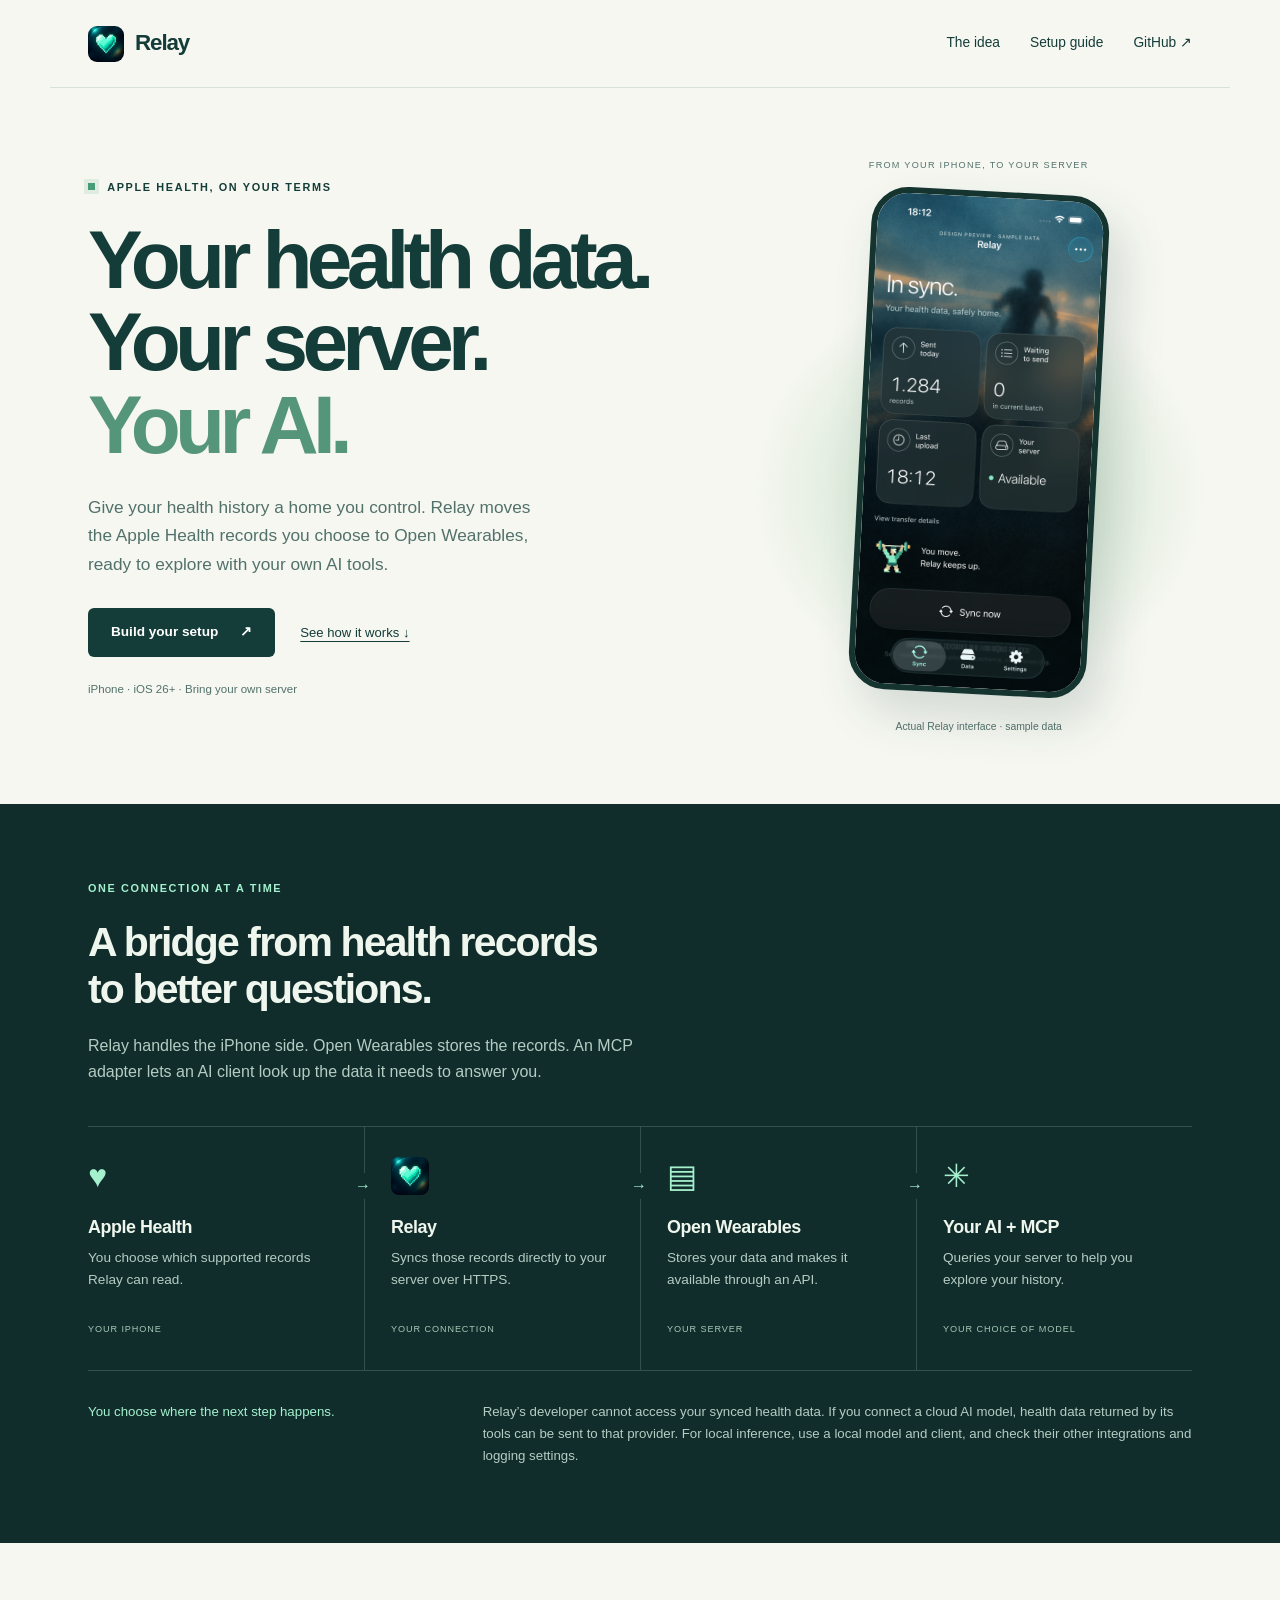
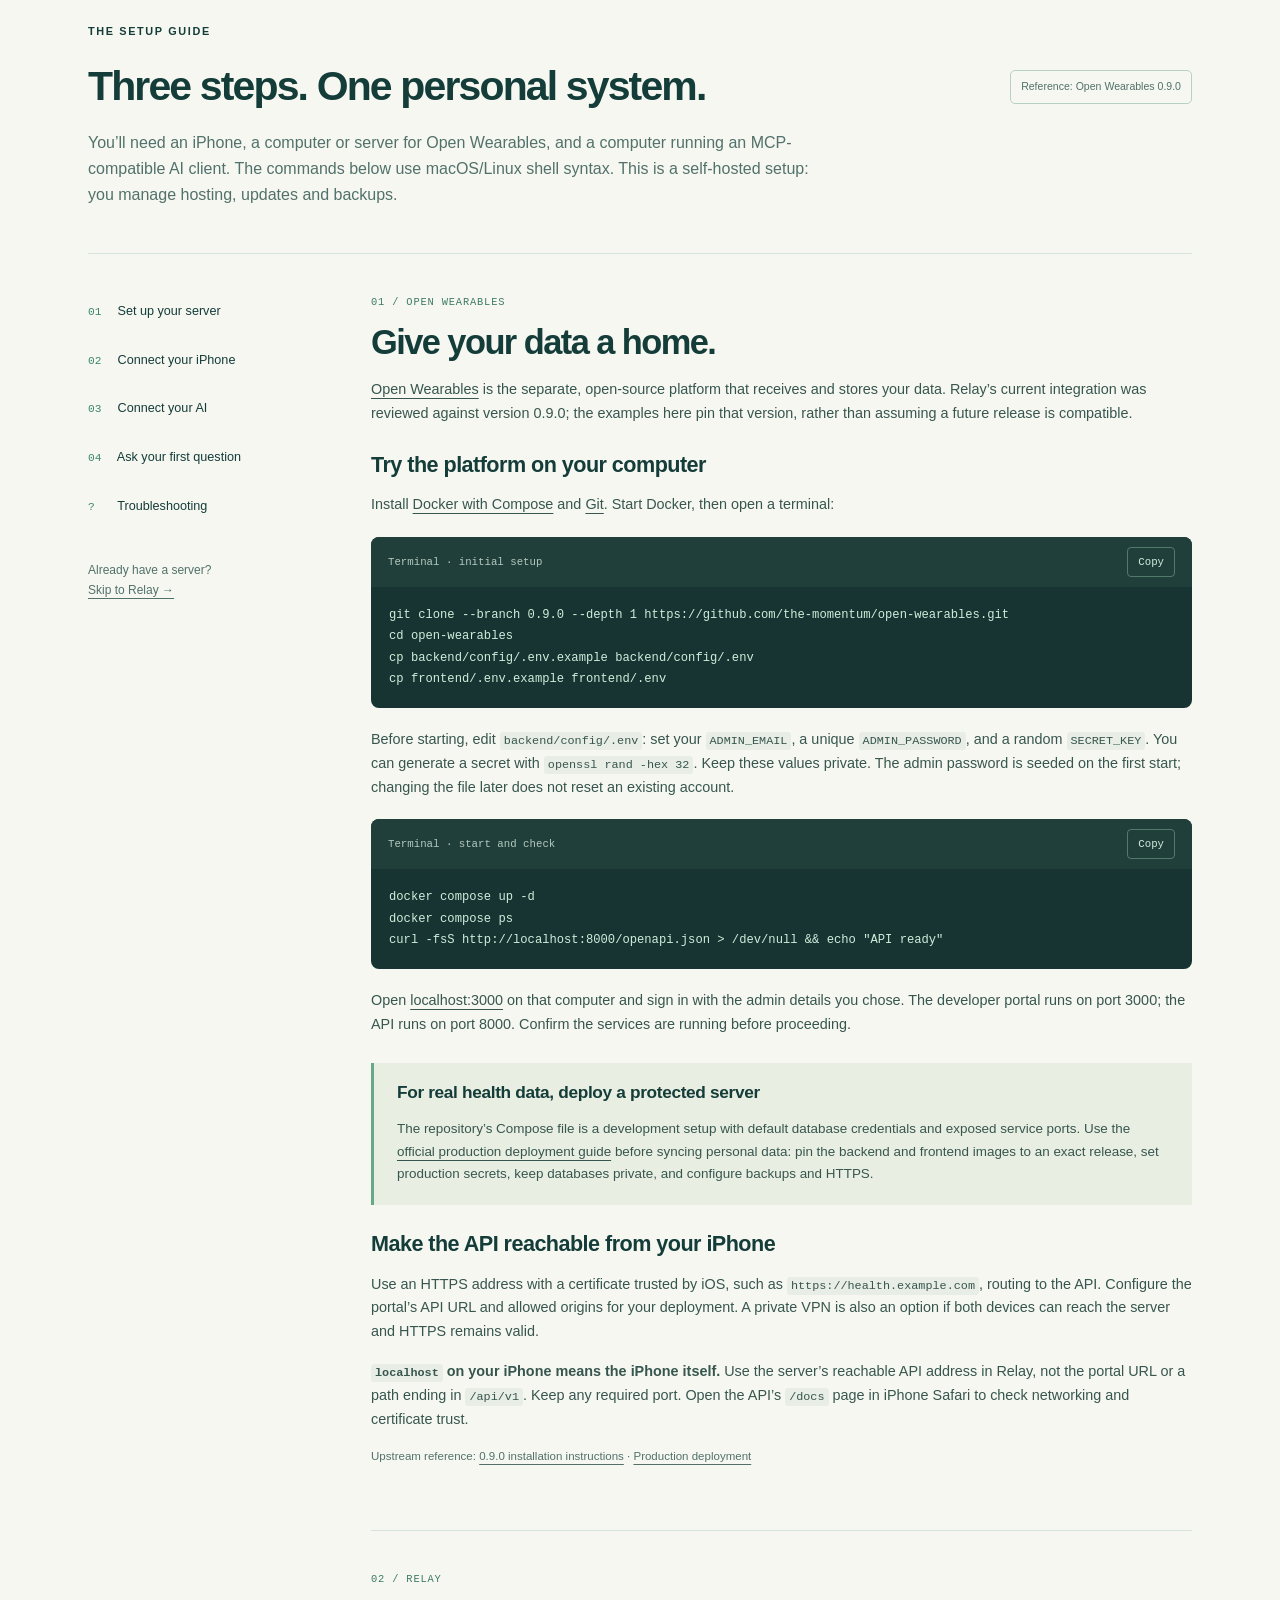
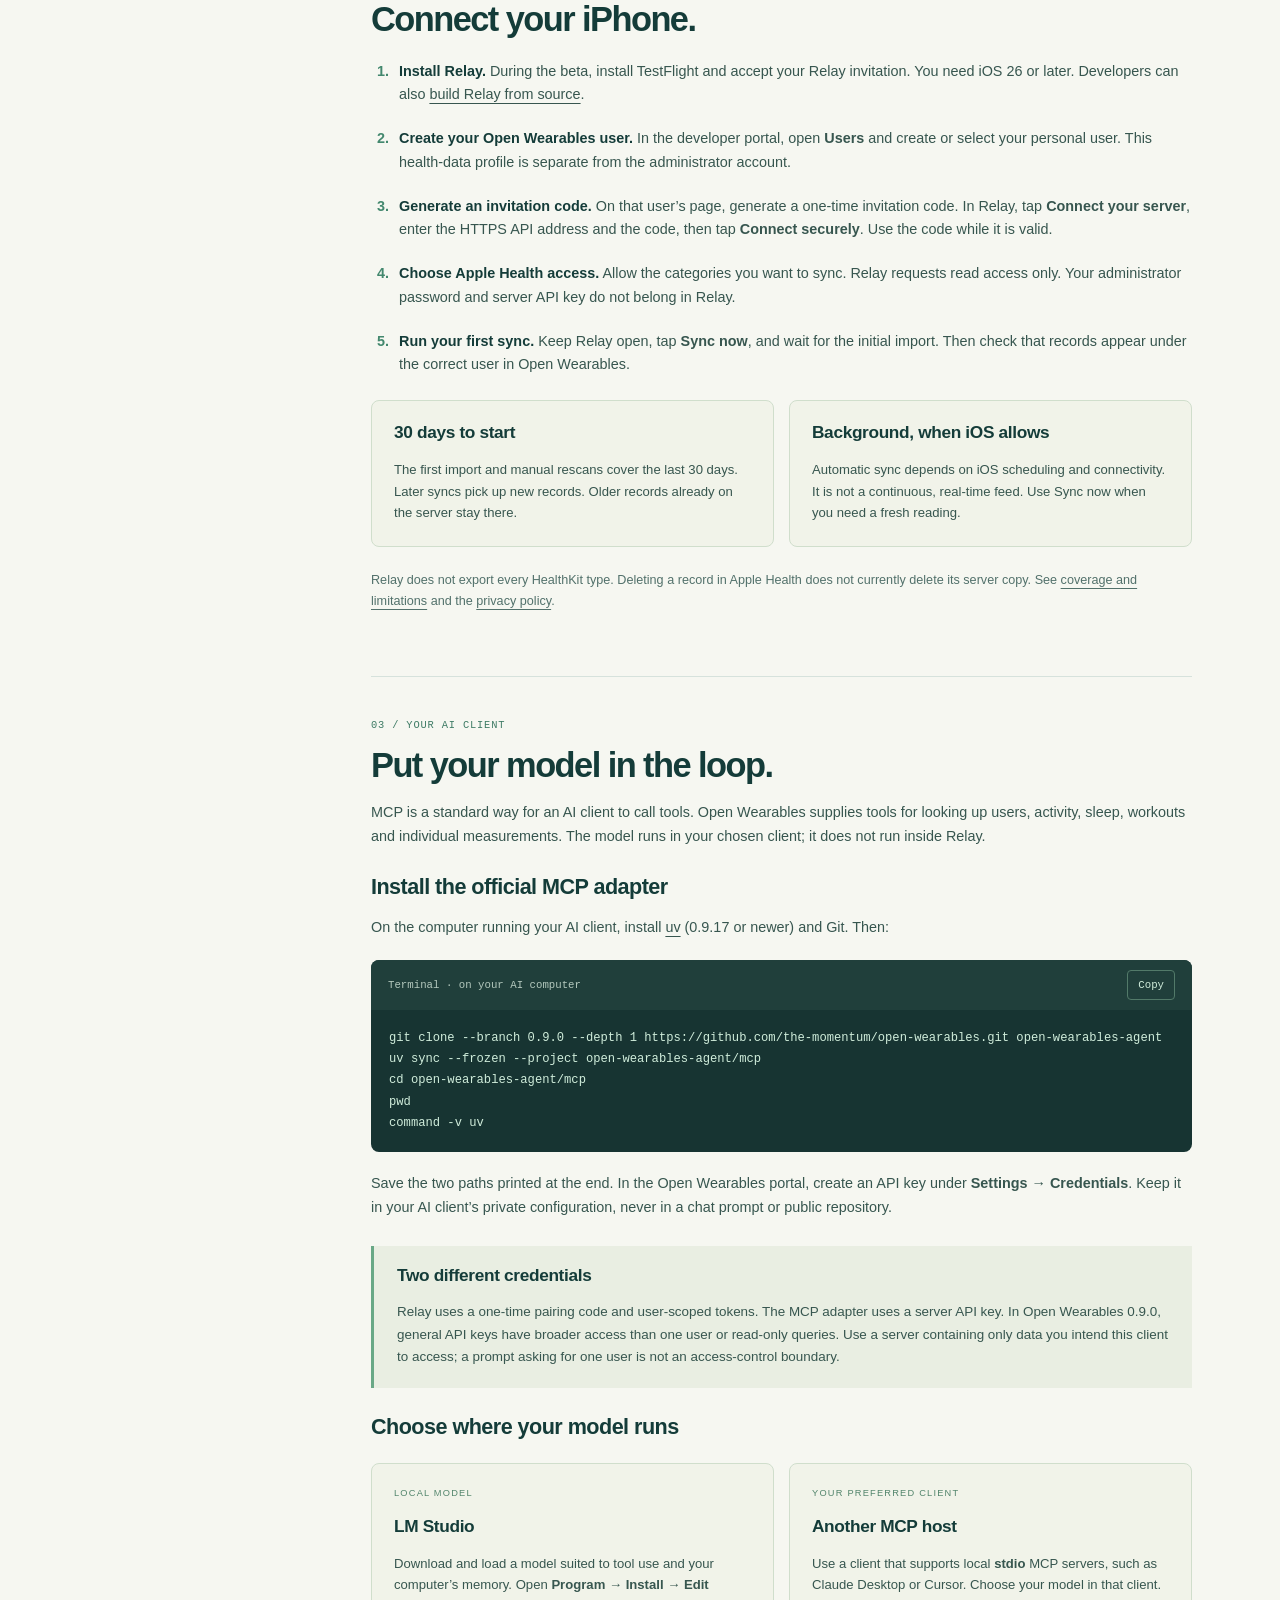
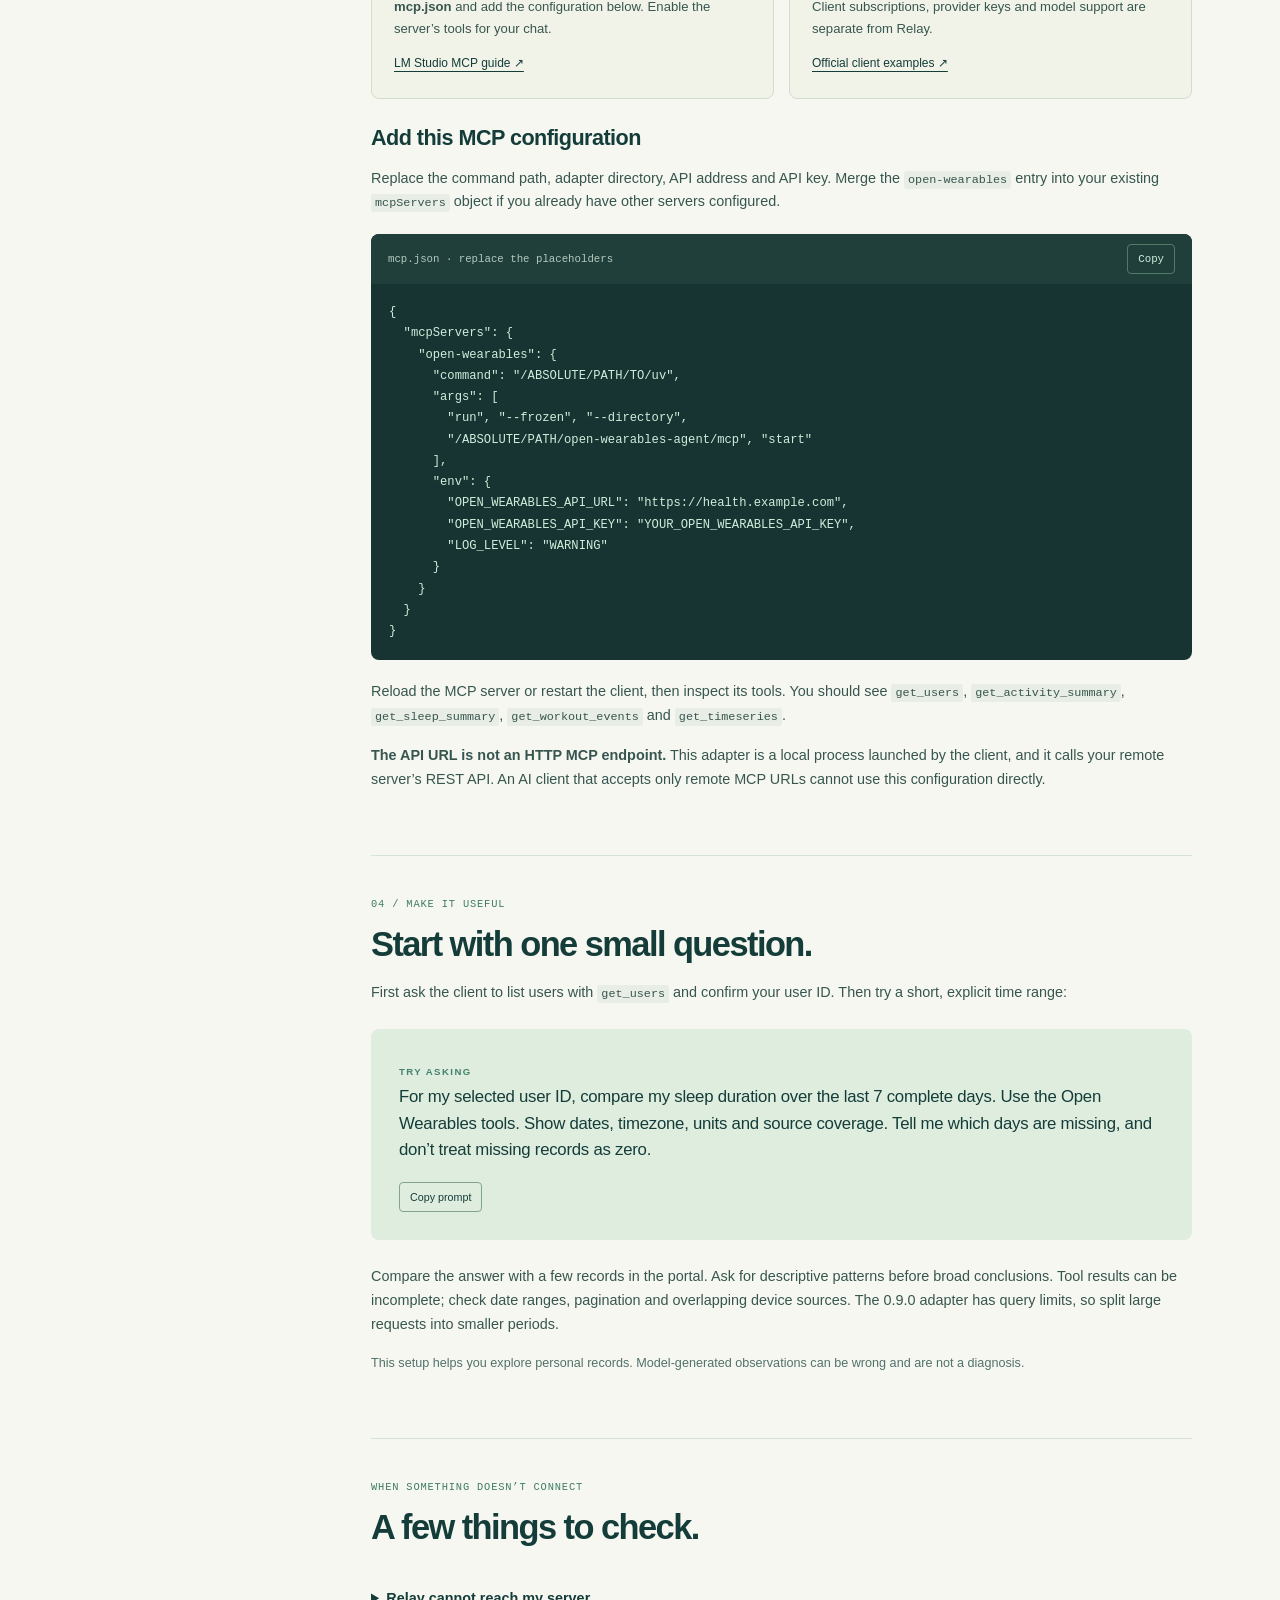
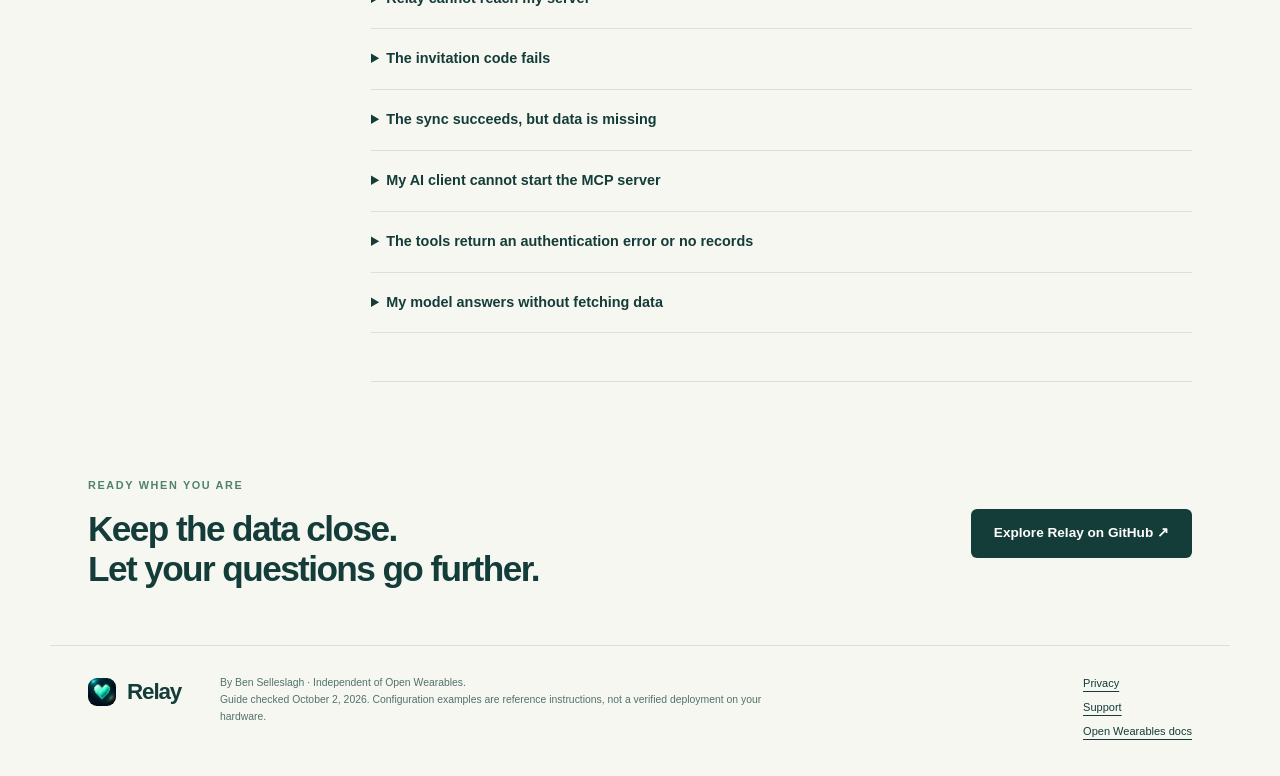
<file: index.html>
<!doctype html>
<html lang="en">
<head>
  <meta charset="utf-8">
  <meta name="viewport" content="width=device-width, initial-scale=1">
  <meta name="description" content="Connect Apple Health to your own Open Wearables server with Relay, then explore your data using an AI model you choose. A practical setup guide.">
  <meta name="theme-color" content="#102d2c">
  <title>Relay — Your health data. Your server. Your AI.</title>
  <link rel="icon" href="assets/icon.png">
  <link rel="stylesheet" href="styles.css">
  <script src="guide.js" defer></script>
</head>
<body>
<a class="skip" href="#main">Skip to content</a>
<header class="site-header"><a class="brand" href="#"><img src="assets/icon.png" width="36" height="36" alt=""><span>Relay</span></a><nav aria-label="Main navigation"><a href="#how-it-works">The idea</a><a href="#setup">Setup guide</a><a href="https://github.com/bselleslagh/relay">GitHub <span aria-hidden="true">↗</span></a></nav></header>
<main id="main">
<section class="hero wrap">
  <div class="hero-copy"><p class="eyebrow"><span class="status-dot"></span> APPLE HEALTH, ON YOUR TERMS</p><h1>Your health data.<br>Your server.<br><span>Your AI.</span></h1><p class="intro">Give your health history a home you control. Relay moves the Apple Health records you choose to Open Wearables, ready to explore with your own AI tools.</p><div class="actions"><a class="button primary" href="#setup">Build your setup <span aria-hidden="true">↗</span></a><a class="text-link" href="#how-it-works">See how it works ↓</a></div><p class="fine">iPhone · iOS 26+ · Bring your own server</p></div>
  <figure class="phone-figure"><div class="orbit-label">FROM YOUR IPHONE, TO YOUR SERVER</div><img class="phone" src="assets/relay-sync.png" width="506" height="1100" alt="Relay’s Sync screen, showing transfer status, server availability and a pixel athlete. Demo data."><figcaption>Actual Relay interface · sample data</figcaption></figure>
</section>
<section id="how-it-works" class="flow-section"><div class="wrap"><p class="eyebrow">ONE CONNECTION AT A TIME</p><h2>A bridge from health records<br>to better questions.</h2><p class="section-intro">Relay handles the iPhone side. Open Wearables stores the records. An MCP adapter lets an AI client look up the data it needs to answer you.</p>
<ol class="flow"><li><span class="flow-icon" aria-hidden="true">♥</span><h3>Apple Health</h3><p>You choose which supported records Relay can read.</p><span class="flow-caption">YOUR IPHONE</span></li><li><img class="flow-icon" src="assets/icon.png" width="38" height="38" alt=""><h3>Relay</h3><p>Syncs those records directly to your server over HTTPS.</p><span class="flow-caption">YOUR CONNECTION</span></li><li><span class="flow-icon" aria-hidden="true">▤</span><h3>Open Wearables</h3><p>Stores your data and makes it available through an API.</p><span class="flow-caption">YOUR SERVER</span></li><li><span class="flow-icon" aria-hidden="true">✳</span><h3>Your AI + MCP</h3><p>Queries your server to help you explore your history.</p><span class="flow-caption">YOUR CHOICE OF MODEL</span></li></ol>
<div class="privacy-note"><strong>You choose where the next step happens.</strong><p>Relay’s developer cannot access your synced health data. If you connect a cloud AI model, health data returned by its tools can be sent to that provider. For local inference, use a local model and client, and check their other integrations and logging settings.</p></div>
</div></section>
<section id="setup" class="wrap setup"><div class="section-heading"><div><p class="eyebrow">THE SETUP GUIDE</p><h2>Three steps. One personal system.</h2></div><span class="version-tag">Reference: Open Wearables 0.9.0</span></div><p class="section-intro">You’ll need an iPhone, a computer or server for Open Wearables, and a computer running an MCP-compatible AI client. The commands below use macOS/Linux shell syntax. This is a self-hosted setup: you manage hosting, updates and backups.</p>
<div class="guide-layout"><aside class="guide-nav"><nav aria-label="Setup steps"><a href="#server"><span>01</span> Set up your server</a><a href="#relay"><span>02</span> Connect your iPhone</a><a href="#ai"><span>03</span> Connect your AI</a><a href="#first-question"><span>04</span> Ask your first question</a><a href="#troubleshooting"><span>?</span> Troubleshooting</a></nav><p>Already have a server?<br><a href="#relay">Skip to Relay →</a></p></aside>
<div class="guide-content">
<article id="server" class="step"><div class="step-label">01 / OPEN WEARABLES</div><h2>Give your data a home.</h2><p><a href="https://github.com/the-momentum/open-wearables">Open Wearables</a> is the separate, open-source platform that receives and stores your data. Relay’s current integration was reviewed against version 0.9.0; the examples here pin that version, rather than assuming a future release is compatible.</p>
<h3>Try the platform on your computer</h3><p>Install <a href="https://docs.docker.com/get-started/get-docker/">Docker with Compose</a> and <a href="https://git-scm.com/downloads">Git</a>. Start Docker, then open a terminal:</p>
<div class="code-block"><div class="code-title"><span>Terminal · initial setup</span><button type="button" data-copy="server-install">Copy</button></div><pre><code id="server-install">git clone --branch 0.9.0 --depth 1 https://github.com/the-momentum/open-wearables.git
cd open-wearables
cp backend/config/.env.example backend/config/.env
cp frontend/.env.example frontend/.env</code></pre></div>
<p>Before starting, edit <code>backend/config/.env</code>: set your <code>ADMIN_EMAIL</code>, a unique <code>ADMIN_PASSWORD</code>, and a random <code>SECRET_KEY</code>. You can generate a secret with <code>openssl rand -hex 32</code>. Keep these values private. The admin password is seeded on the first start; changing the file later does not reset an existing account.</p>
<div class="code-block"><div class="code-title"><span>Terminal · start and check</span><button type="button" data-copy="server-start">Copy</button></div><pre><code id="server-start">docker compose up -d
docker compose ps
curl -fsS http://localhost:8000/openapi.json > /dev/null && echo "API ready"</code></pre></div>
<p>Open <a href="http://localhost:3000">localhost:3000</a> on that computer and sign in with the admin details you chose. The developer portal runs on port 3000; the API runs on port 8000. Confirm the services are running before proceeding.</p>
<aside class="callout"><h4>For real health data, deploy a protected server</h4><p>The repository’s Compose file is a development setup with default database credentials and exposed service ports. Use the <a href="https://openwearables.io/docs/deployment/docker">official production deployment guide</a> before syncing personal data: pin the backend and frontend images to an exact release, set production secrets, keep databases private, and configure backups and HTTPS.</p></aside>
<h3>Make the API reachable from your iPhone</h3><p>Use an HTTPS address with a certificate trusted by iOS, such as <code>https://health.example.com</code>, routing to the API. Configure the portal’s API URL and allowed origins for your deployment. A private VPN is also an option if both devices can reach the server and HTTPS remains valid.</p><p><strong><code>localhost</code> on your iPhone means the iPhone itself.</strong> Use the server’s reachable API address in Relay, not the portal URL or a path ending in <code>/api/v1</code>. Keep any required port. Open the API’s <code>/docs</code> page in iPhone Safari to check networking and certificate trust.</p>
<p class="source">Upstream reference: <a href="https://github.com/the-momentum/open-wearables/blob/0.9.0/README.md#getting-started">0.9.0 installation instructions</a> · <a href="https://openwearables.io/docs/deployment/docker">Production deployment</a></p>
</article>
<article id="relay" class="step"><div class="step-label">02 / RELAY</div><h2>Connect your iPhone.</h2><ol class="numbered"><li><strong>Install Relay.</strong> During the beta, install TestFlight and accept your Relay invitation. You need iOS 26 or later. Developers can also <a href="https://github.com/bselleslagh/relay#get-started">build Relay from source</a>.</li><li><strong>Create your Open Wearables user.</strong> In the developer portal, open <b>Users</b> and create or select your personal user. This health-data profile is separate from the administrator account.</li><li><strong>Generate an invitation code.</strong> On that user’s page, generate a one-time invitation code. In Relay, tap <b>Connect your server</b>, enter the HTTPS API address and the code, then tap <b>Connect securely</b>. Use the code while it is valid.</li><li><strong>Choose Apple Health access.</strong> Allow the categories you want to sync. Relay requests read access only. Your administrator password and server API key do not belong in Relay.</li><li><strong>Run your first sync.</strong> Keep Relay open, tap <b>Sync now</b>, and wait for the initial import. Then check that records appear under the correct user in Open Wearables.</li></ol>
<div class="two-up"><div class="small-card"><h4>30 days to start</h4><p>The first import and manual rescans cover the last 30 days. Later syncs pick up new records. Older records already on the server stay there.</p></div><div class="small-card"><h4>Background, when iOS allows</h4><p>Automatic sync depends on iOS scheduling and connectivity. It is not a continuous, real-time feed. Use Sync now when you need a fresh reading.</p></div></div>
<p class="quiet">Relay does not export every HealthKit type. Deleting a record in Apple Health does not currently delete its server copy. See <a href="https://github.com/bselleslagh/relay/blob/main/docs/COVERAGE.md">coverage and limitations</a> and the <a href="privacy.html">privacy policy</a>.</p>
</article>
<article id="ai" class="step"><div class="step-label">03 / YOUR AI CLIENT</div><h2>Put your model in the loop.</h2><p>MCP is a standard way for an AI client to call tools. Open Wearables supplies tools for looking up users, activity, sleep, workouts and individual measurements. The model runs in your chosen client; it does not run inside Relay.</p>
<h3>Install the official MCP adapter</h3><p>On the computer running your AI client, install <a href="https://docs.astral.sh/uv/getting-started/installation/">uv</a> (0.9.17 or newer) and Git. Then:</p>
<div class="code-block"><div class="code-title"><span>Terminal · on your AI computer</span><button type="button" data-copy="mcp-install">Copy</button></div><pre><code id="mcp-install">git clone --branch 0.9.0 --depth 1 https://github.com/the-momentum/open-wearables.git open-wearables-agent
uv sync --frozen --project open-wearables-agent/mcp
cd open-wearables-agent/mcp
pwd
command -v uv</code></pre></div>
<p>Save the two paths printed at the end. In the Open Wearables portal, create an API key under <b>Settings → Credentials</b>. Keep it in your AI client’s private configuration, never in a chat prompt or public repository.</p>
<aside class="callout"><h4>Two different credentials</h4><p>Relay uses a one-time pairing code and user-scoped tokens. The MCP adapter uses a server API key. In Open Wearables 0.9.0, general API keys have broader access than one user or read-only queries. Use a server containing only data you intend this client to access; a prompt asking for one user is not an access-control boundary.</p></aside>
<h3>Choose where your model runs</h3><div class="two-up"><div class="small-card"><span class="pill">LOCAL MODEL</span><h4>LM Studio</h4><p>Download and load a model suited to tool use and your computer’s memory. Open <b>Program → Install → Edit mcp.json</b> and add the configuration below. Enable the server’s tools for your chat.</p><a href="https://lmstudio.ai/docs/app/mcp">LM Studio MCP guide ↗</a></div><div class="small-card"><span class="pill">YOUR PREFERRED CLIENT</span><h4>Another MCP host</h4><p>Use a client that supports local <b>stdio</b> MCP servers, such as Claude Desktop or Cursor. Choose your model in that client. Client subscriptions, provider keys and model support are separate from Relay.</p><a href="https://github.com/the-momentum/open-wearables/blob/0.9.0/mcp/README.md">Official client examples ↗</a></div></div>
<h3>Add this MCP configuration</h3><p>Replace the command path, adapter directory, API address and API key. Merge the <code>open-wearables</code> entry into your existing <code>mcpServers</code> object if you already have other servers configured.</p>
<div class="code-block"><div class="code-title"><span>mcp.json · replace the placeholders</span><button type="button" data-copy="mcp-json">Copy</button></div><pre><code id="mcp-json">{
  "mcpServers": {
    "open-wearables": {
      "command": "/ABSOLUTE/PATH/TO/uv",
      "args": [
        "run", "--frozen", "--directory",
        "/ABSOLUTE/PATH/open-wearables-agent/mcp", "start"
      ],
      "env": {
        "OPEN_WEARABLES_API_URL": "https://health.example.com",
        "OPEN_WEARABLES_API_KEY": "YOUR_OPEN_WEARABLES_API_KEY",
        "LOG_LEVEL": "WARNING"
      }
    }
  }
}</code></pre></div>
<p>Reload the MCP server or restart the client, then inspect its tools. You should see <code>get_users</code>, <code>get_activity_summary</code>, <code>get_sleep_summary</code>, <code>get_workout_events</code> and <code>get_timeseries</code>.</p><p><strong>The API URL is not an HTTP MCP endpoint.</strong> This adapter is a local process launched by the client, and it calls your remote server’s REST API. An AI client that accepts only remote MCP URLs cannot use this configuration directly.</p>
</article>
<article id="first-question" class="step"><div class="step-label">04 / MAKE IT USEFUL</div><h2>Start with one small question.</h2><p>First ask the client to list users with <code>get_users</code> and confirm your user ID. Then try a short, explicit time range:</p><div class="prompt-card"><span class="eyebrow">TRY ASKING</span><blockquote id="sample-prompt">For my selected user ID, compare my sleep duration over the last 7 complete days. Use the Open Wearables tools. Show dates, timezone, units and source coverage. Tell me which days are missing, and don’t treat missing records as zero.</blockquote><button type="button" data-copy="sample-prompt">Copy prompt</button></div>
<p>Compare the answer with a few records in the portal. Ask for descriptive patterns before broad conclusions. Tool results can be incomplete; check date ranges, pagination and overlapping device sources. The 0.9.0 adapter has query limits, so split large requests into smaller periods.</p><p class="quiet">This setup helps you explore personal records. Model-generated observations can be wrong and are not a diagnosis.</p>
</article>
<article id="troubleshooting" class="step"><div class="step-label">WHEN SOMETHING DOESN’T CONNECT</div><h2>A few things to check.</h2>
<details><summary>Relay cannot reach my server</summary><p>Check the API address in iPhone Safari, HTTPS certificate trust, VPN connectivity and the reverse proxy. A portal on port 3000 is not the API on port 8000. Do not use your computer’s localhost address on the phone.</p></details>
<details><summary>The invitation code fails</summary><p>Generate a fresh code for the intended user. Codes are single-use and expire. Enter the invitation code in Relay, not an administrator password or MCP API key.</p></details>
<details><summary>The sync succeeds, but data is missing</summary><p>Check the correct user, supported data types, Health permissions and the 30-day import window. iOS does not tell Relay which read permissions you denied. After changing access in Health, use Relay’s Settings → History → Rescan last 30 days.</p></details>
<details><summary>My AI client cannot start the MCP server</summary><p>Use absolute paths for uv and the MCP directory. Check that uv is installed for the same OS/user as the client, dependencies installed successfully, and the client supports stdio MCP. Read its MCP logs for startup errors.</p></details>
<details><summary>The tools return an authentication error or no records</summary><p>Use a valid Open Wearables API key, the API base URL without /api/v1, and a network route from the AI computer to the server. Confirm the user ID, date range and completed phone sync. An AI provider’s API key cannot authenticate to Open Wearables.</p></details>
<details><summary>My model answers without fetching data</summary><p>Enable the MCP tools in the chat and choose a model that handles tool calls. Ask it to call get_users explicitly and inspect the tool result. If the model cannot use tools reliably, switch models instead of trusting invented health summaries.</p></details>
</article>
</div></div></section>
<section class="closing wrap"><div><p class="eyebrow">READY WHEN YOU ARE</p><h2>Keep the data close.<br>Let your questions go further.</h2></div><a class="button primary" href="https://github.com/bselleslagh/relay">Explore Relay on GitHub ↗</a></section>
</main>
<footer class="wrap"><a class="brand" href="#"><img src="assets/icon.png" width="28" height="28" alt="">Relay</a><p>By Ben Selleslagh · Independent of Open Wearables.<br>Guide checked October 2, 2026. Configuration examples are reference instructions, not a verified deployment on your hardware.</p><nav aria-label="Footer"><a href="privacy.html">Privacy</a><a href="https://github.com/bselleslagh/relay/issues">Support</a><a href="https://openwearables.io/docs">Open Wearables docs</a></nav></footer>
<div class="sr-only" role="status" id="copy-status" aria-live="polite"></div>
</body>
</html>
</file>
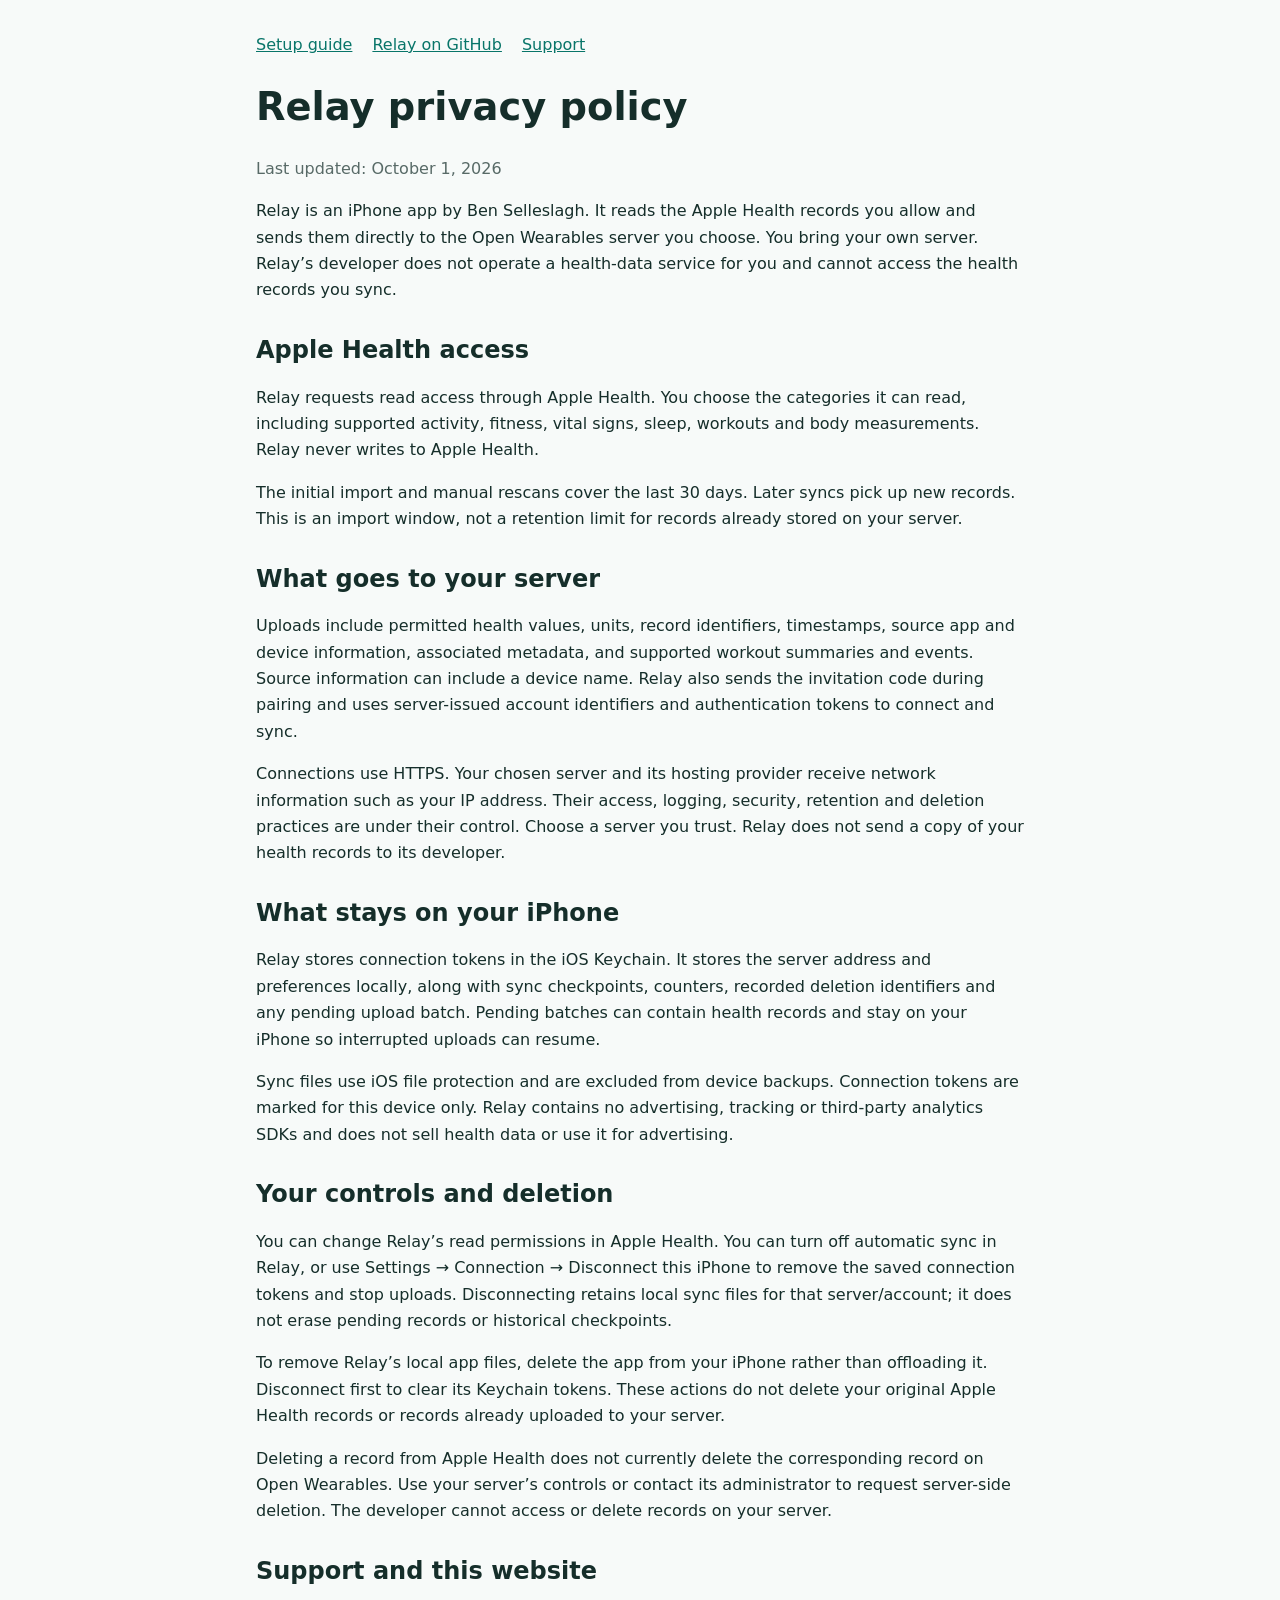
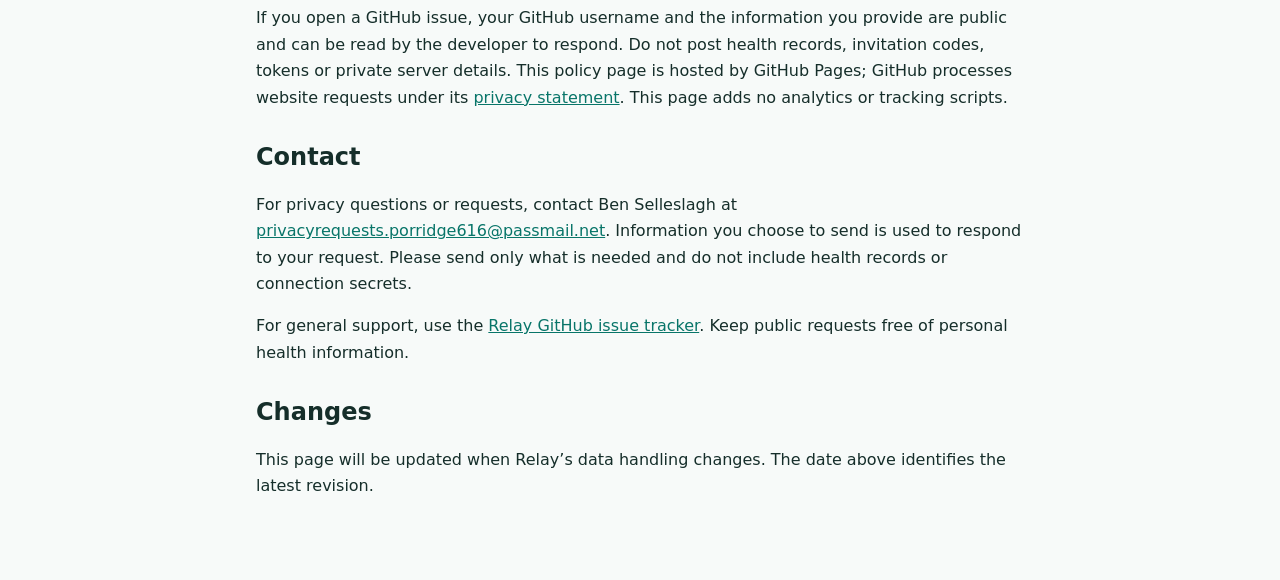
<file: privacy.html>
<!doctype html>
<html lang="en">
<head>
  <meta charset="utf-8">
  <meta name="viewport" content="width=device-width, initial-scale=1">
  <meta name="description" content="How Relay handles Apple Health data and your connection to your own Open Wearables server.">
  <title>Relay · Privacy policy</title>
  <style>
    :root { color-scheme: light dark; font-family: system-ui, sans-serif; line-height: 1.65; }
    body { max-width: 48rem; margin: auto; padding: 2rem 1.25rem 4rem; background: #f7faf9; color: #152e2a; }
    h1, h2 { line-height: 1.2; } h1 { font-size: 2.4rem; } h2 { margin-top: 2rem; }
    a { color: #087569; } @media (prefers-color-scheme: dark) { body { background: #102522; color: #edf6f3; } a { color: #83e5c5; } }
    .meta { opacity: .7; } nav { display: flex; flex-wrap: wrap; gap: 1.25rem; }
  </style>
</head>
<body>
  <nav aria-label="Relay links"><a href="index.html">Setup guide</a><a href="https://github.com/bselleslagh/relay">Relay on GitHub</a><a href="https://github.com/bselleslagh/relay/issues">Support</a></nav>
  <main>
    <h1>Relay privacy policy</h1>
    <p class="meta">Last updated: October 1, 2026</p>
    <p>Relay is an iPhone app by Ben Selleslagh. It reads the Apple Health records you allow and sends them directly to the Open Wearables server you choose. You bring your own server. Relay’s developer does not operate a health-data service for you and cannot access the health records you sync.</p>

    <h2>Apple Health access</h2>
    <p>Relay requests read access through Apple Health. You choose the categories it can read, including supported activity, fitness, vital signs, sleep, workouts and body measurements. Relay never writes to Apple Health.</p>
    <p>The initial import and manual rescans cover the last 30 days. Later syncs pick up new records. This is an import window, not a retention limit for records already stored on your server.</p>

    <h2>What goes to your server</h2>
    <p>Uploads include permitted health values, units, record identifiers, timestamps, source app and device information, associated metadata, and supported workout summaries and events. Source information can include a device name. Relay also sends the invitation code during pairing and uses server-issued account identifiers and authentication tokens to connect and sync.</p>
    <p>Connections use HTTPS. Your chosen server and its hosting provider receive network information such as your IP address. Their access, logging, security, retention and deletion practices are under their control. Choose a server you trust. Relay does not send a copy of your health records to its developer.</p>

    <h2>What stays on your iPhone</h2>
    <p>Relay stores connection tokens in the iOS Keychain. It stores the server address and preferences locally, along with sync checkpoints, counters, recorded deletion identifiers and any pending upload batch. Pending batches can contain health records and stay on your iPhone so interrupted uploads can resume.</p>
    <p>Sync files use iOS file protection and are excluded from device backups. Connection tokens are marked for this device only. Relay contains no advertising, tracking or third-party analytics SDKs and does not sell health data or use it for advertising.</p>

    <h2>Your controls and deletion</h2>
    <p>You can change Relay’s read permissions in Apple Health. You can turn off automatic sync in Relay, or use Settings → Connection → Disconnect this iPhone to remove the saved connection tokens and stop uploads. Disconnecting retains local sync files for that server/account; it does not erase pending records or historical checkpoints.</p>
    <p>To remove Relay’s local app files, delete the app from your iPhone rather than offloading it. Disconnect first to clear its Keychain tokens. These actions do not delete your original Apple Health records or records already uploaded to your server.</p>
    <p>Deleting a record from Apple Health does not currently delete the corresponding record on Open Wearables. Use your server’s controls or contact its administrator to request server-side deletion. The developer cannot access or delete records on your server.</p>

    <h2>Support and this website</h2>
    <p>If you open a GitHub issue, your GitHub username and the information you provide are public and can be read by the developer to respond. Do not post health records, invitation codes, tokens or private server details. This policy page is hosted by GitHub Pages; GitHub processes website requests under its <a href="https://docs.github.com/en/site-policy/privacy-policies/github-general-privacy-statement">privacy statement</a>. This page adds no analytics or tracking scripts.</p>

    <h2>Contact</h2>
    <p>For privacy questions or requests, contact Ben Selleslagh at <a href="mailto:privacyrequests.porridge616@passmail.net">privacyrequests.porridge616@passmail.net</a>. Information you choose to send is used to respond to your request. Please send only what is needed and do not include health records or connection secrets.</p>
    <p>For general support, use the <a href="https://github.com/bselleslagh/relay/issues">Relay GitHub issue tracker</a>. Keep public requests free of personal health information.</p>

    <h2>Changes</h2>
    <p>This page will be updated when Relay’s data handling changes. The date above identifies the latest revision.</p>
  </main>
</body>
</html>
</file>
<file: styles.css>
:root{color-scheme:light;--ink:#143c39;--muted:#52716b;--mint:#a5f1ce;--line:#d6e2dc;--paper:#f6f7f1;--dark:#102d2c;font-family:Inter,-apple-system,BlinkMacSystemFont,"Segoe UI",sans-serif;font-size:16px;line-height:1.65}*{box-sizing:border-box}html{scroll-behavior:smooth;scroll-padding-top:100px}body{margin:0;background:var(--paper);color:var(--ink)}a{color:inherit;text-underline-offset:4px}a:hover{color:#267967}button,a{touch-action:manipulation}button{font:inherit;cursor:pointer}a:focus-visible,button:focus-visible,summary:focus-visible{outline:3px solid #299b74;outline-offset:5px}h1,h2,h3,h4,p,figure{margin:0}h1,h2,h3,h4{line-height:1.14;font-weight:550;letter-spacing:-.045em}p{margin:1rem 0}h2{font-size:clamp(2rem,3.2vw,3rem)}h3{font-size:1.35rem;margin:1.7rem 0 .7rem;letter-spacing:-.025em}h4{font-size:1.08rem;letter-spacing:-.02em}img{max-width:100%;height:auto}.wrap{max-width:1180px;padding:0 38px;margin:auto}.site-header{height:88px;display:flex;align-items:center;justify-content:space-between;max-width:1180px;margin:auto;padding:0 38px;border-bottom:1px solid var(--line)}.brand{display:inline-flex;gap:11px;align-items:center;text-decoration:none;font-size:1.4rem;font-weight:650;letter-spacing:-.05em}.brand img{border-radius:9px}.site-header nav{display:flex;gap:30px;font-size:.86rem}.site-header nav a{text-decoration:none}.hero{display:grid;grid-template-columns:1.4fr 1fr;align-items:center;gap:80px;padding-top:70px;padding-bottom:68px}.eyebrow{font-size:.68rem;letter-spacing:.15em;font-weight:700;margin:0 0 22px}.status-dot{display:inline-block;width:7px;height:7px;background:#489b77;margin:0 8px 1px 0;box-shadow:0 0 0 4px #e0ece0}.hero h1{font-size:clamp(3.6rem,6.4vw,5.5rem);letter-spacing:-.07em;line-height:1.01}.hero h1 span{color:#559579}.intro{font-size:1.08rem;max-width:460px;color:var(--muted);margin:26px 0 30px}.actions{display:flex;gap:25px;align-items:center;flex-wrap:wrap}.button{display:inline-flex;align-items:center;justify-content:center;gap:22px;padding:13px 23px;border-radius:6px;text-decoration:none;font-size:.85rem;font-weight:600}.primary{background:var(--ink);color:#fff}.primary:hover{background:#255d51;color:#fff}.text-link{font-size:.82rem}.fine{font-size:.72rem;color:var(--muted);margin-top:23px}.phone-figure{text-align:center;position:relative}.phone-figure:before{content:"";position:absolute;inset:18% -8% 3%;border-radius:50%;background:radial-gradient(ellipse,#c1ddc4,transparent 65%);z-index:-1}.phone{display:block;width:238px;margin:0 auto;border:6px solid #153430;border-radius:37px;box-shadow:14px 22px 48px #193f3829;transform:rotate(3deg)}.orbit-label{font-size:.57rem;letter-spacing:.14em;color:var(--muted);margin:0 0 18px}figcaption{font-size:.65rem;color:var(--muted);margin-top:24px}.flow-section{background:var(--dark);color:#eff6ed;padding:76px 0}.flow-section .eyebrow{color:var(--mint)}.section-intro{max-width:740px;color:var(--muted);margin:20px 0 35px}.flow-section .section-intro{color:#b5ccc3;max-width:600px}.flow{display:grid;grid-template-columns:repeat(4,1fr);list-style:none;padding:0;margin:40px 0 0;border-top:1px solid #34504b;border-bottom:1px solid #34504b}.flow li{padding:30px 28px 30px 0;position:relative}.flow li+li{padding-left:26px;border-left:1px solid #34504b}.flow li+li:before{content:"→";position:absolute;left:-10px;top:46px;background:var(--dark);color:var(--mint)}.flow-icon{display:flex;font-size:2rem;line-height:1;align-items:center;height:38px;color:var(--mint);border-radius:8px}.flow h3{font-size:1.12rem;margin:22px 0 10px}.flow p{font-size:.85rem;color:#b5ccc3;margin:0 0 22px}.flow-caption{font-size:.57rem;letter-spacing:.1em;color:#a5c9b6}.privacy-note{display:grid;grid-template-columns:1fr 2fr;gap:40px;padding-top:30px;font-size:.83rem}.privacy-note strong{font-weight:500;color:var(--mint)}.privacy-note p{margin:0;color:#b5ccc3}.setup{padding-top:80px;padding-bottom:35px}.section-heading{display:flex;align-items:end;gap:20px;justify-content:space-between}.version-tag{font-size:.66rem;white-space:nowrap;border:1px solid #b8d1c4;border-radius:5px;padding:7px 10px;color:var(--muted);margin-bottom:6px}.guide-layout{display:grid;grid-template-columns:218px minmax(0,1fr);gap:65px;border-top:1px solid var(--line);margin-top:44px}.guide-nav{padding-top:38px}.guide-nav nav{position:sticky;top:32px;display:grid;gap:10px}.guide-nav nav a{font-size:.79rem;padding:9px 0;text-decoration:none}.guide-nav nav span{color:#3c876e;display:inline-block;width:26px;font: .7rem ui-monospace,monospace}.guide-nav>p{font-size:.75rem;color:var(--muted);margin-top:35px}.step{padding:42px 0 48px;border-bottom:1px solid var(--line)}.step-label{color:#3e7b65;font: .65rem ui-monospace,SFMono-Regular,monospace;letter-spacing:.08em;margin-bottom:15px}.step h2{font-size:2.15rem}.step p,.numbered{font-size:.9rem}.step p{color:#37564f}.step code{font-size:.82em;background:#e8ede5;padding:2px 4px;border-radius:3px;overflow-wrap:anywhere}.code-block{background:#173432;border-radius:8px;overflow:hidden;margin:20px 0;color:#d0eddb}.code-title{display:flex;align-items:center;justify-content:space-between;background:#203f3b;padding:10px 17px;font: .67rem ui-monospace,monospace;color:#b4c9be}.code-title button,.prompt-card button{border:1px solid #527a69;background:transparent;color:#d0eddb;border-radius:4px;padding:3px 10px;font-size:.67rem;min-height:30px}.code-title button:hover{background:#375e4c}pre{margin:0;padding:18px;overflow:auto;line-height:1.75;font: .76rem/1.75 ui-monospace,SFMono-Regular,Consolas,monospace;tab-size:2}.step pre code{background:none;border-radius:0;padding:0;font:inherit;overflow-wrap:normal}.callout{border-left:3px solid #69a886;background:#e9eee2;padding:20px 23px;margin:26px 0}.callout p{margin-bottom:0;font-size:.84rem}.source{font-size:.72rem!important;color:var(--muted)!important}.numbered{padding-left:22px}.numbered li{padding-left:6px;margin:20px 0;color:#37564f}.numbered li::marker{color:#43886e;font-weight:600}.numbered strong{color:var(--ink)}.two-up{display:grid;grid-template-columns:1fr 1fr;gap:15px;margin:23px 0}.small-card{border:1px solid #d0decc;border-radius:8px;padding:22px;background:#f1f3e9}.small-card p{font-size:.82rem;margin-bottom:0}.small-card a{font-size:.75rem;display:inline-block;margin-top:15px}.pill{font-size:.58rem;letter-spacing:.13em;color:#51846b;display:block;margin-bottom:16px}.quiet{font-size:.79rem!important;color:var(--muted)!important}.prompt-card{background:#dfeddf;border-radius:8px;padding:28px;margin:25px 0}.prompt-card .eyebrow{font-size:.6rem;color:#43836e}.prompt-card blockquote{margin:0;font-size:1.05rem;line-height:1.6;letter-spacing:-.015em}.prompt-card button{color:var(--ink);margin-top:18px;border-color:#82a48d}details{border-bottom:1px solid var(--line);padding:18px 0}details:first-of-type{margin-top:22px}summary{font-size:.9rem;font-weight:550;cursor:pointer;padding-right:15px}details p{font-size:.83rem!important;margin-bottom:2px}.closing{margin-top:15px;padding-top:45px;padding-bottom:55px;display:flex;justify-content:space-between;align-items:center;gap:35px}.closing h2{font-size:2.2rem}.closing .eyebrow{margin-bottom:14px;color:#508369}footer{border-top:1px solid var(--line);display:grid;grid-template-columns:100px 1fr auto;gap:32px;align-items:start;padding-top:28px!important;padding-bottom:35px!important}footer p{font-size:.65rem;color:var(--muted);margin:0;max-width:560px}footer nav{display:grid;gap:6px;font-size:.69rem}.sr-only,.skip{position:absolute;width:1px;height:1px;overflow:hidden;clip-path:inset(50%)}.skip:focus{width:auto;height:auto;clip-path:none;top:10px;left:10px;padding:10px;background:white;z-index:10}@media(max-width:950px){.hero{gap:35px}.guide-layout{gap:35px;grid-template-columns:180px minmax(0,1fr)}.section-heading{display:block}.version-tag{display:inline-block;margin-top:20px}.flow li{padding-right:15px}.flow li+li{padding-left:18px}footer{grid-template-columns:100px 1fr}footer nav{grid-column:2;display:flex;flex-wrap:wrap;gap:20px}}@media(max-width:680px){html{scroll-padding-top:24px}.wrap,.site-header{padding-left:23px;padding-right:23px}.site-header{height:75px}.site-header nav{gap:17px;font-size:.74rem}.site-header nav a:first-child{display:none}.hero{grid-template-columns:1fr;gap:40px;padding-top:48px;padding-bottom:48px}.hero h1{font-size:3.8rem}.intro{font-size:1rem}.phone{width:205px}.phone-figure{margin:5px 0 0}.phone-figure:before{inset:3% 10% 0}.flow-section{padding:50px 0}.flow{grid-template-columns:1fr 1fr}.flow li{padding:26px 17px 26px 0}.flow li+li{padding-left:18px}.flow li:nth-child(3){border-left:0;padding-left:0;border-top:1px solid #34504b}.flow li:nth-child(4){border-top:1px solid #34504b}.flow li:nth-child(3):before{display:none}.privacy-note{grid-template-columns:1fr;gap:10px}.setup{padding-top:50px}.guide-layout{grid-template-columns:1fr;gap:0;margin-top:28px}.guide-nav{padding-top:18px}.guide-nav nav{display:flex;flex-wrap:wrap;gap:0 17px}.guide-nav nav a{font-size:.73rem}.guide-nav>p{margin-top:15px}.step{padding:36px 0}.step h2{font-size:1.9rem}.two-up{grid-template-columns:1fr}.closing{display:block}.closing .button{margin-top:25px}.closing h2{font-size:1.9rem}footer{grid-template-columns:1fr;gap:18px}footer nav{grid-column:1}.code-title{padding:9px 12px;font-size:.6rem}pre{padding:14px;font-size:.69rem}.prompt-card{padding:22px}.actions{gap:20px}.button{padding:13px 19px}}@media(prefers-reduced-motion:reduce){html{scroll-behavior:auto}}@media print{.site-header,.guide-nav,.phone-figure,.actions,button{display:none!important}.hero,.guide-layout{display:block}.wrap{max-width:none;padding:0}.flow-section{color:#000;background:#fff}.flow p,.privacy-note p,.flow-section .section-intro{color:#333}.step{break-inside:avoid}pre{white-space:pre-wrap}.code-block{background:#eee;color:#000}body{background:#fff}}
.guide-content{min-width:0}
@media(max-width:680px){.hero h1{font-size:clamp(2.6rem,12vw,3.3rem)}}
</file>
